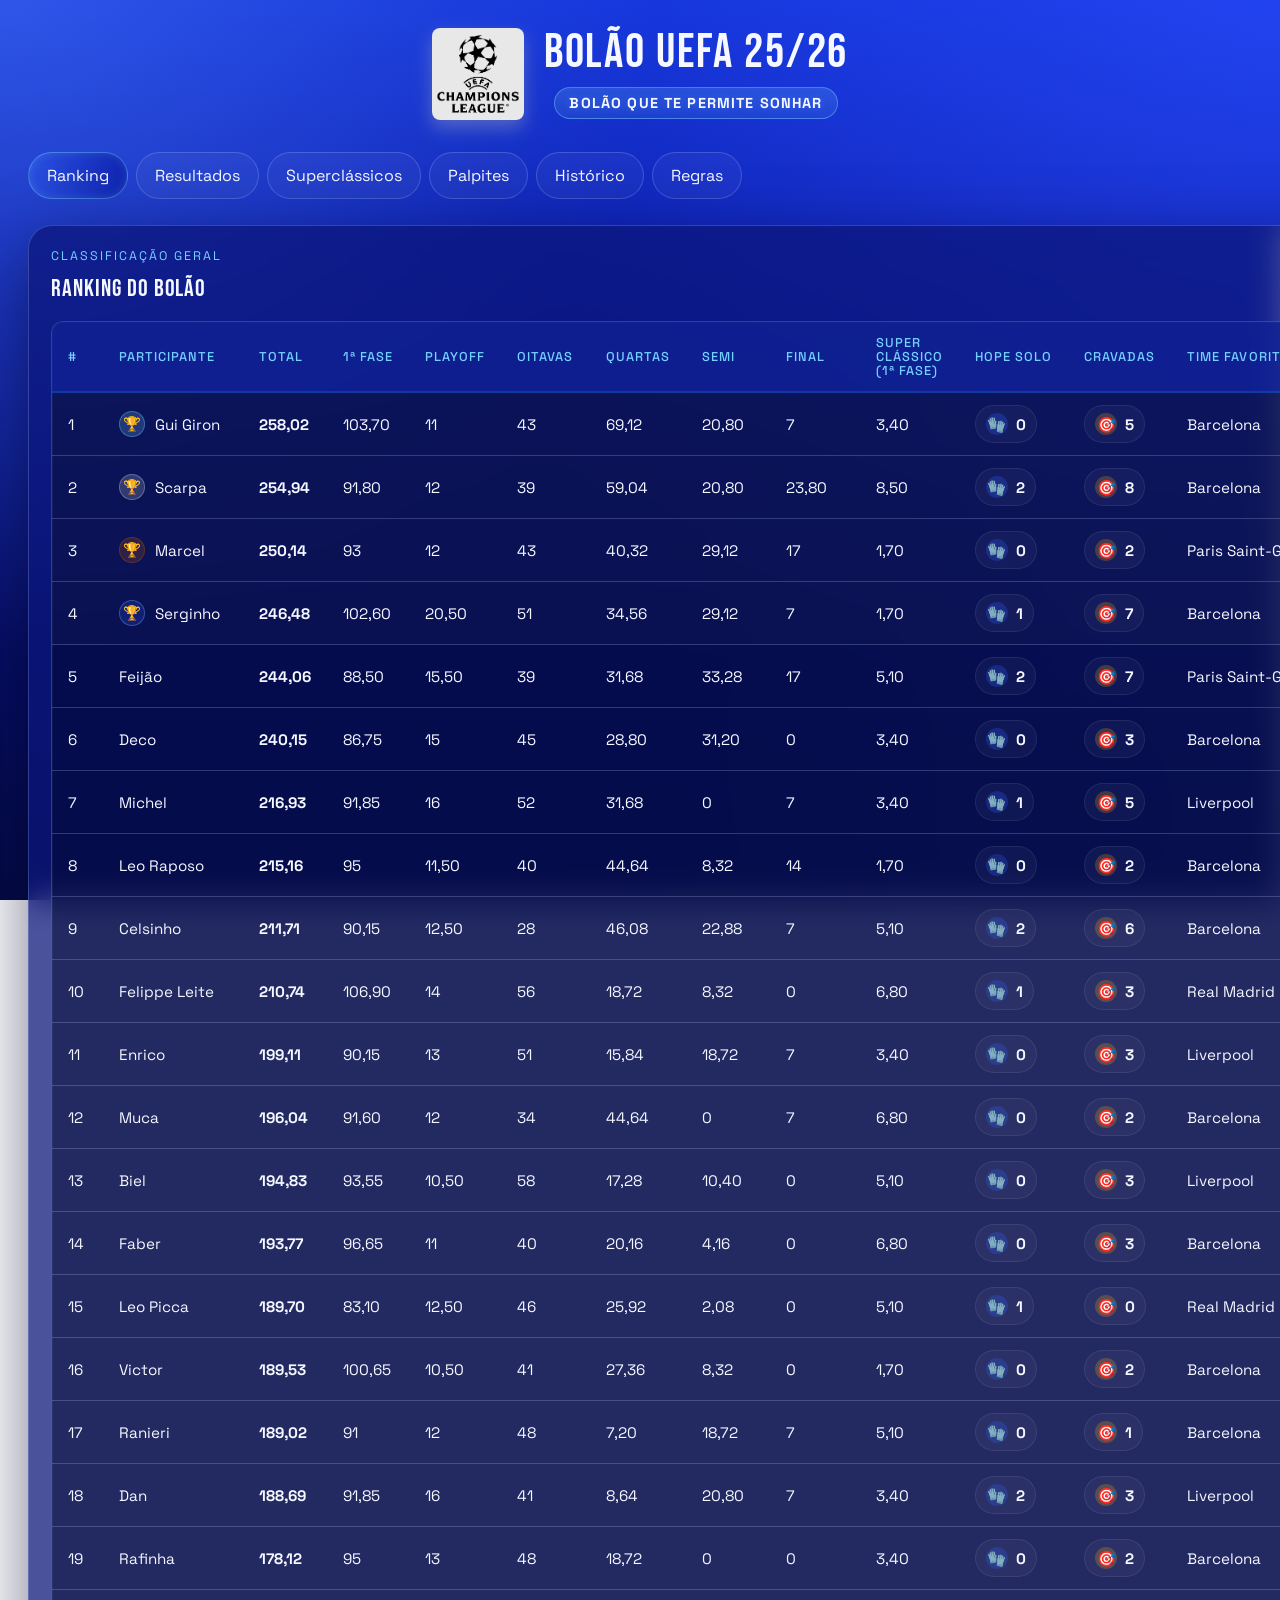
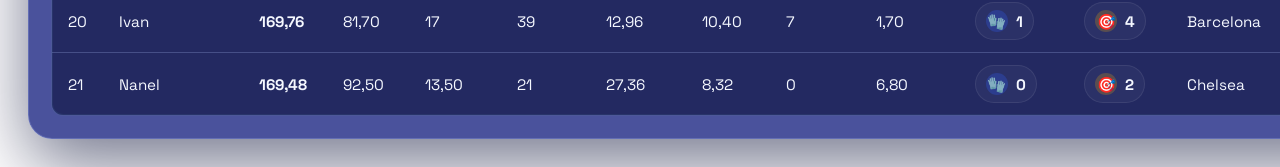
<file: index.html>
<!doctype html>
<html lang="pt-BR">
  <head>
    <meta charset="UTF-8" />
    <meta name="viewport" content="width=device-width, initial-scale=1.0" />
    <title>Bolão UEFA 25/26</title>
    <meta http-equiv="refresh" content="0; url=./2025-26/" />
    <link rel="canonical" href="./2025-26/" />
    <script>
      window.location.replace('./2025-26/');
    </script>
  </head>
  <body>
    <p>Redirecionando para o Bolão UEFA 25/26...</p>
    <p>
      <a href="./2025-26/">
        Clique aqui se o redirecionamento não acontecer automaticamente.
      </a>
    </p>
  </body>
</html>
</file>
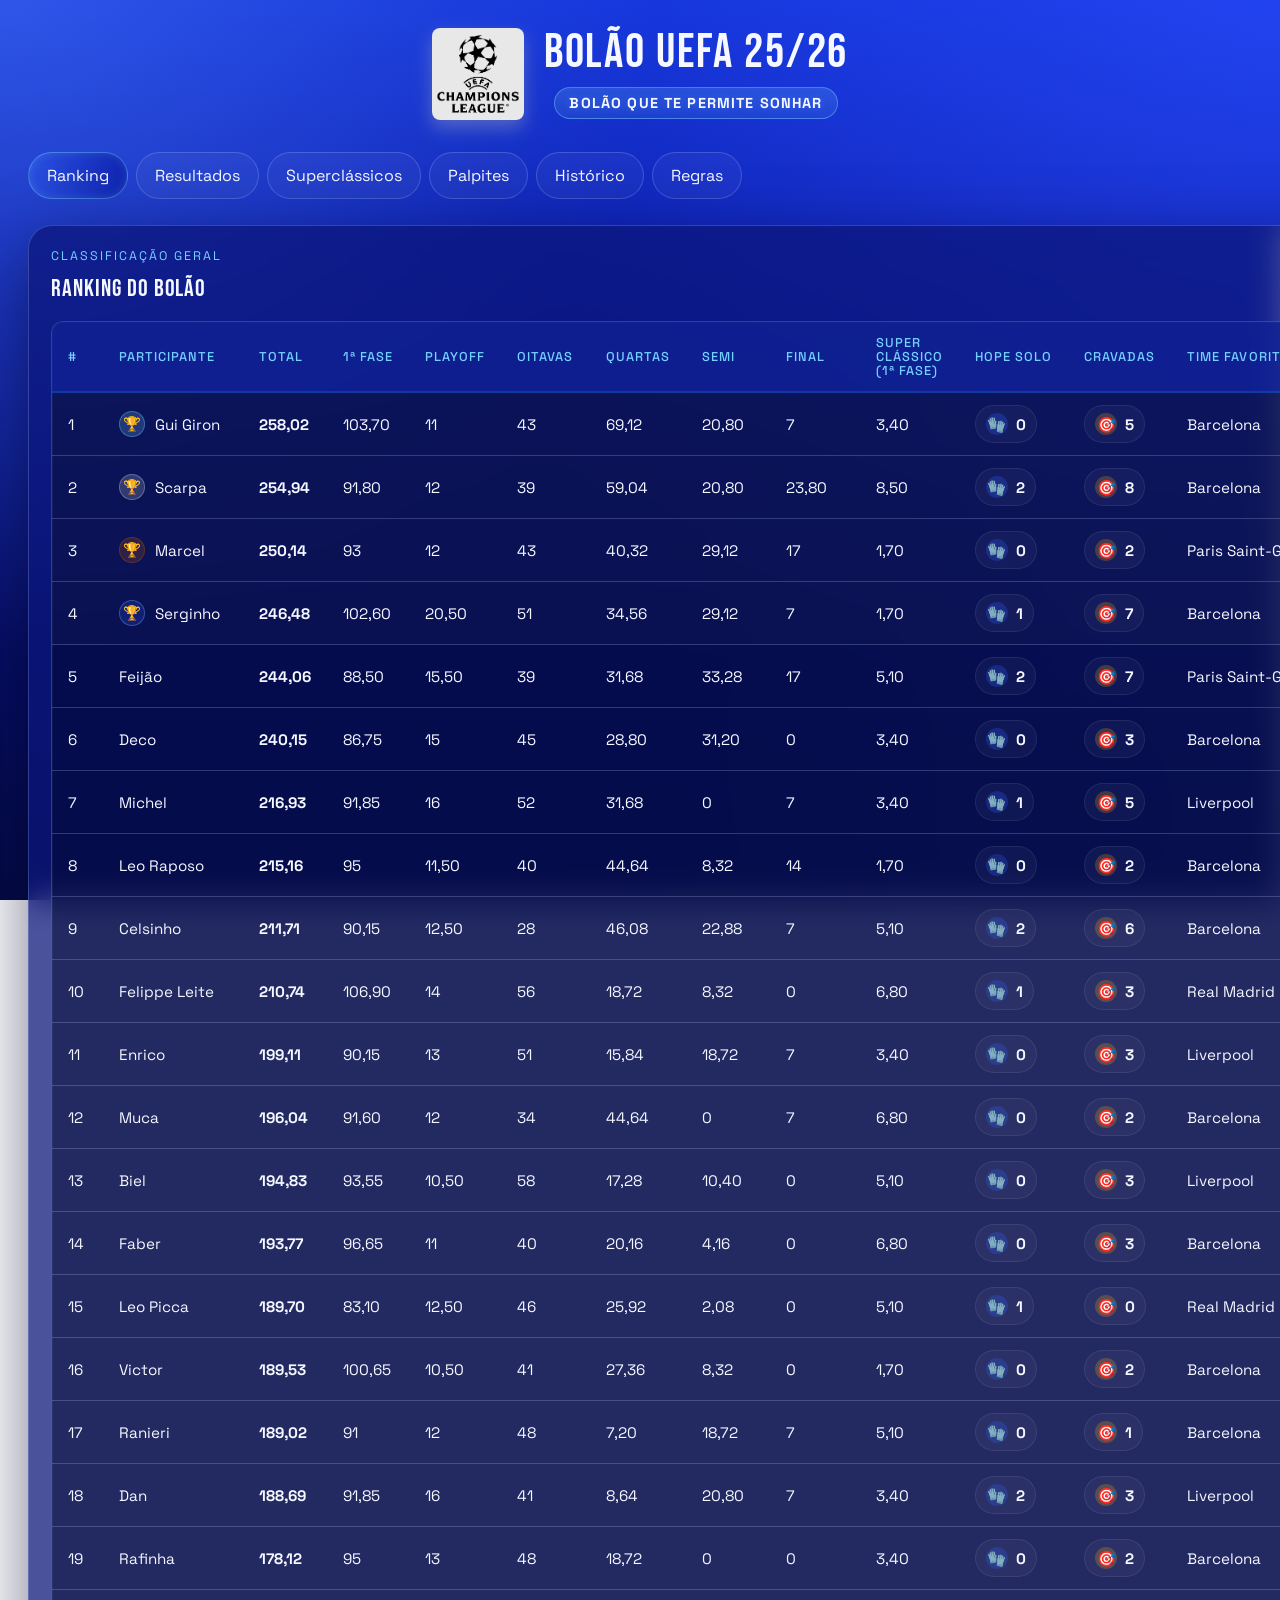
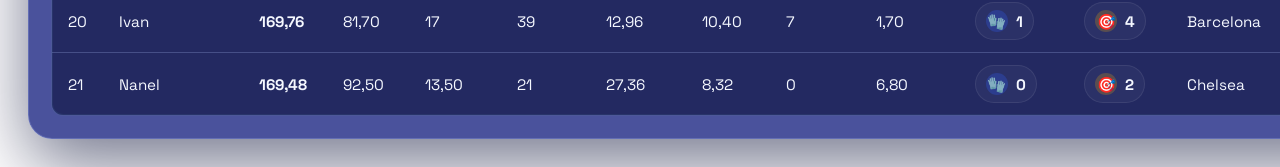
<file: 2025-26/index.html>
<!doctype html>
<html lang="pt-BR">
  <head>
    <meta charset="UTF-8" />
    <meta name="viewport" content="width=device-width, initial-scale=1.0" />
    <title>Bolão UEFA 25/26</title>
    <link rel="preconnect" href="https://fonts.googleapis.com" />
    <link rel="preconnect" href="https://fonts.gstatic.com" crossorigin />
    <link
      href="https://fonts.googleapis.com/css2?family=Bebas+Neue&family=Space+Grotesk:wght@400;500;700&display=swap"
      rel="stylesheet"
    />
    <link rel="stylesheet" href="./styles.css?v=47.0" />
  </head>
  <body>
    <div class="app-shell">
      <header class="topbar">
        <div class="brand-block">
          <img src="assets/champions-league-mark.png" alt="UEFA Champions League" class="brand-logo" />
          <div>
            <h1 class="brand-title">BOLÃO UEFA 25/26</h1>
            <p class="brand-subtitle brand-motto">BOLÃO QUE TE PERMITE SONHAR</p>
          </div>
        </div>
        <div class="topbar-actions">
          <div id="user-summary" class="user-mini"></div>
          <button id="logout-button" class="ghost-button topbar-button" type="button">Logout</button>
        </div>
      </header>

      <main class="layout">
        <aside class="sidebar">
          <section class="card">
            <h2>Premiações</h2>
            <div id="awards"></div>
          </section>

          <section class="card">
            <h2>Regras rápidas</h2>
            <ul class="compact-list" id="rules-list"></ul>
          </section>
        </aside>

        <section class="content">
          <section class="tabs-bar main-tabs-bar">
            <button id="tab-ranking" class="tab-button is-active" type="button">Ranking</button>
            <button id="tab-results" class="tab-button" type="button">Resultados</button>
            <button id="tab-superclassic" class="tab-button" type="button">Superclássicos</button>
            <button id="tab-predictions" class="tab-button" type="button">Palpites</button>
            <button id="tab-history" class="tab-button" type="button">Histórico</button>
            <button id="tab-rules" class="tab-button" type="button">Regras</button>
            <div class="mobile-tab-picker">
              <label class="sr-only" for="mobile-tab-select">Abrir aba</label>
              <select id="mobile-tab-select">
                <option value="ranking">Ranking</option>
                <option value="results">Resultados</option>
                <option value="superclassic">Superclássicos</option>
                <option value="predictions">Palpites</option>
                <option value="history">Histórico</option>
                <option value="rules">Regras</option>
              </select>
            </div>
          </section>

          <section id="panel-ranking" class="tab-panel is-active">

          <section class="card">
            <div class="section-heading">
              <div>
                <p class="eyebrow">Classificação geral</p>
                <h2>Ranking do bolão</h2>
              </div>
              <span class="tag">Sincronizado com a planilha oficial</span>
            </div>
            <div class="ranking-mobile-view-switch" role="group" aria-label="Alternar visualização do ranking">
              <button id="ranking-view-table-btn" class="tab-button is-active" type="button">Tabela</button>
              <button id="ranking-view-cards-btn" class="tab-button" type="button">Cards</button>
            </div>
            <div class="table-wrap">
              <table class="dashboard-table is-wide">
                <thead>
                  <tr>
                    <th>#</th>
                    <th>Participante</th>
                    <th>Total</th>
                    <th>1ª fase</th>
                    <th>Playoff</th>
                    <th>Oitavas</th>
                    <th>Quartas</th>
                    <th>Semi</th>
                    <th>Final</th>
                    <th class="ranking-col-superclassic">
                      <span>Super</span>
                      <span>clássico</span>
                      <span>(1ª fase)</span>
                    </th>
                    <th>Hope Solo</th>
                    <th>Cravadas</th>
                    <th>Time favorito</th>
                    <th>Artilheiro</th>
                    <th>Garçom</th>
                  </tr>
                </thead>
                <tbody id="ranking-table"></tbody>
              </table>
            </div>
            <div id="ranking-cards" class="ranking-cards-mobile"></div>
          </section>

          </section>

          <section id="panel-results" class="tab-panel">
            <section class="card">
              <div class="section-heading">
                <div>
                  <p class="eyebrow">Situação Oficial</p>
                  <h2 style="display: flex; align-items: center; gap: 8px">
                    Top 8 da primeira fase
                  </h2>
                </div>
                <span class="tag">Atualizado da UEFA</span>
              </div>
              <div id="top-8-grid" class="top-8-grid"></div>
            </section>

            <section class="card">
              <div class="section-heading">
                <div>
                  <p class="eyebrow">Fechamento da temporada</p>
                  <h2>Campeão, Artilheiro e Garçom oficiais</h2>
                </div>
                <span class="tag">Consulta oficial via Forms</span>
              </div>
              <div id="tournament-outcome-panel" class="rules-panel"></div>
            </section>

            <section class="card">
              <div class="section-heading">
                <div>
                  <p class="eyebrow">Histórico de jogos</p>
                  <h2>Acompanhamento dos Resultados</h2>
                </div>
                <span class="tag">Rodada por Rodada</span>
              </div>
              <div id="results-tabs" class="predictions-tabs" style="margin-bottom: 24px;"></div>
              <div id="matches-list"></div>
            </section>
          </section>

          <section id="panel-superclassic" class="tab-panel">
            <section class="card">
              <div class="section-heading">
                <div>
                  <p class="eyebrow">Pontuação adicional</p>
                  <h2>Superclássicos</h2>
                </div>
                <span class="tag">Base inicial vinda do Forms salvo na pasta</span>
              </div>
              <div id="superclassic-panel" class="rules-panel"></div>
            </section>
          </section>

          <section id="panel-history" class="tab-panel">
            <section class="history-layout">
            <section class="card">
              <div class="section-heading">
                <div>
                  <p class="eyebrow">Memória do bolão</p>
                  <h2>Histórico dos últimos vencedores</h2>
                </div>
                <span class="tag">Base oficial do bolão</span>
              </div>
              <div class="table-wrap">
                <table class="dashboard-table is-wide">
                  <thead>
                    <tr>
                      <th>Temporada</th>
                      <th>Taça Guanabara</th>
                      <th>1º</th>
                      <th>2º</th>
                      <th>3º</th>
                      <th>4º</th>
                      <th>Participantes</th>
                    </tr>
                  </thead>
                  <tbody id="history-table"></tbody>
                </table>
              </div>
            </section>

            <section class="card hall-card">
              <div class="section-heading">
                <div>
                  <p class="eyebrow">Legado</p>
                  <h2>Hall da Fama</h2>
                </div>
              </div>
              <div id="hall-of-fame"></div>
            </section>
            </section>
          </section>

          <section id="panel-predictions" class="tab-panel">
            <section class="card">
              <div class="section-heading">
                <div>
                  <p class="eyebrow">Consulta estruturada</p>
                  <h2>Palpites da galera</h2>
                </div>
                <span class="tag">Consulta por participante até as oitavas</span>
              </div>
              <div id="predictions-consultation" class="predictions-consultation"></div>
            </section>


          </section>

          <section id="panel-rules" class="tab-panel">
            <section class="card">
              <div class="section-heading">
                <div>
                  <p class="eyebrow">Consulta oficial</p>
                  <h2>Regras do bolão</h2>
                </div>
                <span class="tag">Disponível para todos os participantes</span>
              </div>
              <div id="rules-panel" class="rules-panel"></div>
            </section>
          </section>
        </section>
      </main>
    </div>

    <div id="login-modal" class="login-modal hidden">
      <form id="login-form" class="login-card">
        <p class="eyebrow">Acesso livre</p>
        <h2>Identificar participante</h2>
        <p class="login-copy">
          No primeiro acesso, use a senha inicial comum do bolão. Antes de enviar palpites das
          quartas, a troca para senha pessoal é obrigatória.
        </p>
        <p id="login-mode-hint" class="muted"></p>
        <div id="login-email-group" class="input-group" style="margin-bottom: 12px; display: none">
          <label for="login-email">E-mail</label>
          <input type="email" id="login-email" placeholder="seuemail@exemplo.com" autocomplete="email" />
        </div>
        <div id="login-password-group" class="input-group" style="margin-bottom: 12px; display: none">
          <label for="login-password">Senha</label>
          <input type="password" id="login-password" placeholder="Digite sua senha" autocomplete="current-password" />
        </div>
        <button id="forgot-password-button" class="ghost-button" type="button" style="margin-top: 8px; display: none">
          Esqueci a senha
        </button>
        <div id="login-participant-group" class="input-group" style="margin-bottom:24px">
          <label for="login-user">Seu nome de palpiteiro</label>
          <input type="text" id="login-user" list="participant-list" placeholder="Digite ou selecione..." autocomplete="off" />
          <datalist id="participant-list"></datalist>
        </div>

        <button class="primary-button" type="submit">Continuar</button>
        <button id="skip-login-button" class="ghost-button" type="button">Entrar sem identificar</button>
        <p id="login-feedback" class="feedback"></p>
      </form>
    </div>

    <script src="./league-phase.js?v=30.0"></script>
    <script src="./api/ranking.js?v=40.0"></script>
    <script src="./api/matches.js?v=39.0"></script>
    <script src="./data.js?v=55.0"></script>
    <script src="./results-data.js?v=32.0"></script>
    <script src="./superclassicos.js?v=38.0"></script>
    <script src="./app.js?v=107.0"></script>
  </body>
</html>
</file>
<file: 2025-26/styles.css>
:root {
  --bg: #050d5c;
  --bg-soft: #1f3eff;
  --panel: rgba(12, 22, 122, 0.74);
  --panel-strong: rgba(22, 44, 188, 0.86);
  --line: rgba(178, 201, 255, 0.24);
  --text: #f5f8ff;
  --muted: #b7c8ff;
  --accent: #75d1ff;
  --accent-strong: #00ff87; /* Vibrant green for exact/success */
  --danger: #ff4757;
  --shadow: 0 24px 70px rgba(2, 8, 48, 0.55);
  --glass-blur: blur(16px);
}

* {
  box-sizing: border-box;
}

html {
  -webkit-text-size-adjust: 100%;
  text-size-adjust: 100%;
}

.sr-only {
  position: absolute;
  width: 1px;
  height: 1px;
  padding: 0;
  margin: -1px;
  overflow: hidden;
  clip: rect(0, 0, 0, 0);
  white-space: nowrap;
  border: 0;
}

body {
  margin: 0;
  min-height: 100vh;
  font-family: "Space Grotesk", sans-serif;
  color: var(--text);
  background:
    radial-gradient(circle at top left, rgba(83, 133, 255, 0.42), transparent 42%),
    radial-gradient(circle at top right, rgba(43, 77, 255, 0.6), transparent 52%),
    radial-gradient(circle at bottom right, rgba(117, 209, 255, 0.14), transparent 44%),
    linear-gradient(180deg, #1434d8 0%, #0b1ca6 34%, #060d62 72%, #040a42 100%);
  background-attachment: fixed;
}

button,
input,
select {
  font: inherit;
}

.app-shell {
  max-width: 1440px;
  margin: 0 auto;
  padding: 28px;
  --text: #f5f8ff;
  --muted: #b7c8ff;
}

/* Exceções pedidas: manter visual original nas abas Superclássicos e Palpites */
#panel-superclassic,
#panel-predictions {
  --text: #f5f8ff;
  --muted: #b7c8ff;
}

.topbar {
  display: flex;
  justify-content: center;
  align-items: center;
  flex-wrap: wrap;
  gap: 16px;
  margin-bottom: 32px;
  position: relative;
  text-align: center;
}

.user-mini {
  display: inline-flex;
  align-items: center;
  min-height: 38px;
  padding: 8px 12px;
  border: 1px solid var(--line);
  border-radius: 999px;
  background: rgba(255, 255, 255, 0.05);
  color: var(--text);
  font-size: 0.83rem;
}

.brand-block {
  display: flex;
  align-items: center;
  gap: 20px;
  margin: 0 auto;
}

.brand-logo {
  width: 92px;
  height: auto;
  display: block;
  border-radius: 8px;
  filter: invert(1) brightness(0.88) contrast(1.08);
  box-shadow: 0 8px 18px rgba(2, 8, 48, 0.28);
}

.brand-title {
  margin: 0;
  font-family: "Bebas Neue", sans-serif;
  font-weight: 400;
  font-size: clamp(2.4rem, 4vw, 3rem);
  line-height: 1;
  letter-spacing: 0.04em;
  color: var(--text);
}

.brand-subtitle {
  margin: 8px 0 0;
  font-size: 1rem;
  color: var(--muted);
}

.brand-motto {
  display: inline-flex;
  align-items: center;
  justify-content: center;
  margin-top: 10px;
  padding: 6px 14px;
  border-radius: 999px;
  border: 1px solid rgba(117, 209, 255, 0.42);
  background: linear-gradient(180deg, rgba(117, 209, 255, 0.2), rgba(117, 209, 255, 0.1));
  color: #f5f8ff;
  font-size: 0.9rem;
  font-weight: 700;
  letter-spacing: 0.08em;
  text-transform: uppercase;
  text-shadow: 0 0 10px rgba(117, 209, 255, 0.24);
}

.topbar-actions {
  display: flex;
  align-items: center;
  gap: 12px;
  position: absolute;
  right: 0;
  top: 50%;
  transform: translateY(-50%);
}

.topbar-button {
  margin-top: 0;
  padding: 10px 16px;
  font-size: 0.85rem;
  width: auto;
}

.hero-strip {
  margin-bottom: 20px;
}

.hero-copy-card {
  width: min(100%, 1040px);
  border: 1px solid var(--line);
  border-radius: 22px;
  background: linear-gradient(180deg, rgba(14, 32, 142, 0.8), rgba(7, 18, 88, 0.72));
  backdrop-filter: var(--glass-blur);
  -webkit-backdrop-filter: var(--glass-blur);
  box-shadow: var(--shadow);
  padding: 18px 20px;
  display: grid;
  gap: 10px;
}

.hero-copy-card h2 {
  margin: 0;
  font-family: "Bebas Neue", sans-serif;
  letter-spacing: 0.04em;
  font-weight: 400;
  font-size: clamp(1.35rem, 3.2vw, 2rem);
}

.hero {
  display: grid;
  grid-template-columns: 1.4fr 0.8fr;
  gap: 24px;
  align-items: stretch;
  margin-bottom: 24px;
}

.hero h1,
.sidebar h2,
.content h2,
.login-card h2 {
  margin: 0;
  font-family: "Bebas Neue", sans-serif;
  letter-spacing: 0.04em;
  font-weight: 400;
}

.hero h1 {
  font-size: clamp(3rem, 8vw, 5.8rem);
  line-height: 0.92;
  max-width: 9ch;
}

.competition-mark {
  width: 118px;
  margin-bottom: 14px;
}

.competition-logo {
  display: block;
  width: 100%;
  height: auto;
  filter: drop-shadow(0 18px 38px rgba(0, 212, 255, 0.14));
  object-fit: contain;
}

.hero-copy,
.panel-foot,
.login-copy,
.muted {
  color: var(--muted);
}

.hero-panel,
.card,
.login-card {
  background: var(--panel);
  backdrop-filter: var(--glass-blur);
  -webkit-backdrop-filter: var(--glass-blur);
  border: 1px solid var(--line);
  border-radius: 24px;
  box-shadow: var(--shadow);
  transition: transform 0.3s cubic-bezier(0.175, 0.885, 0.32, 1.275), box-shadow 0.3s ease;
}

.hero-panel:hover,
.card:hover {
  transform: translateY(-4px);
  box-shadow: 0 32px 80px rgba(0, 212, 255, 0.08), var(--shadow);
}

.hero-panel {
  padding: 24px;
  display: flex;
  flex-direction: column;
  justify-content: space-between;
}

.panel-label,
.eyebrow {
  margin: 0 0 10px;
  text-transform: uppercase;
  letter-spacing: 0.16em;
  font-size: 0.78rem;
  color: var(--accent);
}

.layout {
  display: grid;
  grid-template-columns: minmax(0, 1fr);
  gap: 24px;
}

.sidebar,
.content {
  display: grid;
  gap: 20px;
  align-content: start;
}

.sidebar {
  display: none;
}

.card {
  padding: 22px;
}

.user-card {
  position: sticky;
  top: 18px;
}

.ghost-button,
.primary-button {
  width: 100%;
  border: 0;
  border-radius: 16px;
  padding: 14px 18px;
  cursor: pointer;
  transition: transform 150ms ease, opacity 150ms ease;
}

.ghost-button {
  background: rgba(255, 255, 255, 0.06);
  color: var(--text);
  margin-top: 16px;
}

.primary-button {
  background: linear-gradient(90deg, #86dcff, #2a67ff);
  color: #021133;
  font-weight: 700;
  box-shadow: 0 4px 15px rgba(42, 103, 255, 0.42);
}

.ghost-button:hover,
.primary-button:hover {
  transform: translateY(-1px);
}

.cards-grid {
  display: grid;
  grid-template-columns: repeat(4, minmax(0, 1fr));
  gap: 16px;
}

.tabs-bar {
  display: flex;
  gap: 8px;
  overflow-x: auto;
  padding-bottom: 6px;
  -webkit-overflow-scrolling: touch;
  scrollbar-width: none;
}
.tabs-bar::-webkit-scrollbar {
  display: none;
}

.main-tabs-bar {
  scroll-snap-type: x proximity;
}

.main-tabs-bar .tab-button {
  scroll-snap-align: start;
}

.main-tabs-bar .mobile-tab-picker {
  display: none;
}

.mobile-tab-picker select {
  width: 100%;
  border-radius: 14px;
}

.tab-button {
  border: 1px solid var(--line);
  background: rgba(255, 255, 255, 0.04);
  color: var(--text);
  border-radius: 999px;
  padding: 12px 18px;
  cursor: pointer;
  transition: background 150ms ease, transform 150ms ease;
}

.tab-button.is-active {
  background: linear-gradient(90deg, rgba(55, 102, 255, 0.34), rgba(11, 28, 166, 0.74));
  border-color: rgba(117, 209, 255, 0.44);
  box-shadow: inset 0 0 10px rgba(117, 209, 255, 0.18);
}

.tab-button:hover {
  transform: translateY(-1px);
}

.tab-panel {
  display: none;
  gap: 20px;
}

.tab-panel.is-active {
  display: grid;
}

.history-layout {
  display: grid;
  gap: 20px;
}

.rules-panel,
.results-phases {
  display: grid;
  gap: 18px;
}

.league-phase-grid {
  display: grid;
  grid-template-columns: repeat(3, minmax(0, 1fr));
  gap: 12px;
}

.superclassic-submissions {
  display: grid;
  grid-template-columns: repeat(2, minmax(0, 1fr));
  gap: 12px;
}

.league-row-card {
  display: grid;
  gap: 6px;
  padding: 14px;
  border-radius: 18px;
  border: 1px solid var(--line);
  background: rgba(255, 255, 255, 0.03);
}

.rules-card,
.phase-block {
  border: 1px solid var(--line);
  border-radius: 22px;
  padding: 18px;
  background: rgba(255, 255, 255, 0.02);
}

.rules-card h3,
.phase-block h3 {
  margin: 0 0 14px;
  font-family: "Bebas Neue", sans-serif;
  letter-spacing: 0.04em;
  font-weight: 400;
  font-size: 1.7rem;
}

.rules-detail-list {
  margin: 0;
  padding-left: 18px;
  display: grid;
  gap: 10px;
  color: var(--muted);
}

.phase-block-header {
  display: flex;
  justify-content: space-between;
  align-items: center;
  gap: 12px;
  margin-bottom: 18px;
}

.predictions-gallery {
  display: grid;
  grid-template-columns: repeat(2, minmax(0, 1fr));
  gap: 16px;
}

.predictions-consultation {
  display: grid;
  gap: 16px;
}

.predictions-subtabs {
  display: flex;
  flex-wrap: nowrap;
  gap: 8px;
  overflow-x: auto;
  -webkit-overflow-scrolling: touch;
  scrollbar-width: thin;
}

.predictions-subtabs--framed {
  border-bottom: 1px solid var(--line);
  padding-bottom: 8px;
}

.predictions-tab-button {
  border: 1px solid transparent;
  border-radius: 999px;
  background: rgba(255, 255, 255, 0.04);
  color: var(--muted);
  padding: 8px 14px;
  font-size: 0.85rem;
  font-weight: 600;
  white-space: nowrap;
  cursor: pointer;
}

.predictions-tab-button:hover {
  border-color: rgba(255, 255, 255, 0.18);
}

.predictions-tab-button.is-active {
  background: rgba(55, 102, 255, 0.26);
  border-color: rgba(117, 209, 255, 0.4);
  color: var(--text);
}

.predictions-export-actions {
  display: flex;
  gap: 10px;
  flex-wrap: wrap;
  margin: 4px 0 6px;
}

.predictions-export-actions .ghost-button {
  width: auto;
  margin-top: 0;
  min-width: 190px;
  padding: 10px 14px;
  border-radius: 12px;
}

.predictions-export-actions .ghost-button:disabled {
  opacity: 0.5;
  cursor: not-allowed;
}

.predictions-export-hint {
  margin: 0;
  font-size: 0.84rem;
}

.predictions-matrix-section {
  display: grid;
  gap: 12px;
}

.predictions-section-title {
  margin: 4px 0 0;
  color: var(--text);
  font-size: 1rem;
  letter-spacing: 0.03em;
}

.table-wrapper {
  overflow-x: auto;
  border-radius: 12px;
  border: 1px solid var(--line);
  max-width: 100%;
  -webkit-overflow-scrolling: touch;
  background: rgba(5, 12, 76, 0.42);
  box-shadow: inset 0 0 0 1px rgba(117, 209, 255, 0.08);
}

.predictions-matrix-table {
  width: 100%;
  min-width: 740px;
  border-collapse: collapse;
  text-align: center;
  background: rgba(0, 0, 0, 0.2);
}

.predictions-matrix-table th {
  background: rgba(22, 44, 188, 0.5);
  color: var(--text);
  padding: 12px 10px;
  border: 1px solid var(--line);
  font-weight: 600;
  font-size: 0.78rem;
  letter-spacing: 0.04em;
  text-transform: uppercase;
  vertical-align: top;
}

.predictions-matrix-table td {
  padding: 10px 8px;
  border: 1px solid var(--line);
  color: #ecf3ff;
  font-weight: 600;
  background: rgba(255, 255, 255, 0.015);
}

.predictions-matrix-table tr:nth-child(even) td {
  background: rgba(255, 255, 255, 0.03);
}

.predictions-matrix-table td.participant-name {
  text-align: left;
  font-weight: 700;
  background: rgba(8, 20, 90, 0.96);
  position: sticky;
  left: 0;
  z-index: 2;
  min-width: 180px;
}

.predictions-column-subtitle {
  font-size: 0.68rem;
  color: var(--muted);
  margin-bottom: 6px;
}

.predictions-column-title {
  margin-bottom: 8px;
  color: var(--text);
  font-size: 0.88rem;
  text-transform: none;
  letter-spacing: 0.01em;
}

.predictions-column-official {
  display: inline-flex;
  align-items: center;
  justify-content: center;
  padding: 4px 10px;
  border-radius: 999px;
  border: 1px solid rgba(117, 209, 255, 0.34);
  background: rgba(36, 84, 255, 0.2);
  color: #e3f4ff;
  font-size: 0.74rem;
  letter-spacing: 0.02em;
}

.predictions-participant-cell {
  display: inline-flex;
  align-items: center;
  gap: 8px;
}

.predictions-participant-avatar {
  width: 24px;
  height: 24px;
  border-radius: 999px;
  display: inline-flex;
  align-items: center;
  justify-content: center;
  background: rgba(255, 255, 255, 0.12);
  font-size: 0.72rem;
}

.predictions-matrix-table td.hit-exact {
  background: rgba(0, 255, 135, 0.18) !important;
  color: #d8f3dc;
}

.predictions-matrix-table td.hit-trend {
  background: rgba(117, 209, 255, 0.18) !important;
  color: #f5f8ff;
}

.predictions-cell-mark {
  display: block;
  margin-top: 4px;
  font-size: 0.64rem;
  letter-spacing: 0.05em;
  text-transform: uppercase;
}

.predictions-cell-mark.exact {
  color: #93ecbd;
}

.predictions-cell-mark.trend {
  color: #cfe2ff;
}

.predictions-mobile-board {
  display: none;
  gap: 12px;
}

.cravadas-mobile-card .prediction-mobile-stats {
  gap: 6px;
}

.cravadas-mobile-card .prediction-mobile-stat {
  text-transform: none;
}

.cravadas-mobile-games {
  margin: 0;
  font-size: 0.82rem;
  line-height: 1.35;
  color: #d9e8ff;
}

.cravadas-mobile-list {
  margin: 6px 0 0;
  padding-left: 18px;
  display: grid;
  gap: 4px;
}

.cravadas-mobile-list li {
  line-height: 1.35;
}

.prediction-mobile-match {
  border: 1px solid var(--line);
  border-radius: 16px;
  padding: 12px;
  background: rgba(255, 255, 255, 0.03);
  display: grid;
  gap: 10px;
}

.prediction-mobile-head {
  display: grid;
  gap: 6px;
}

.prediction-mobile-stats {
  display: flex;
  flex-wrap: wrap;
  gap: 8px;
}

.prediction-mobile-stat {
  display: inline-flex;
  align-items: center;
  border-radius: 999px;
  padding: 4px 10px;
  font-size: 0.68rem;
  letter-spacing: 0.04em;
  text-transform: uppercase;
  border: 1px solid rgba(255, 255, 255, 0.18);
  background: rgba(255, 255, 255, 0.05);
  color: #e8f2ff;
}

.prediction-mobile-stat.exact {
  border-color: rgba(0, 255, 135, 0.34);
  background: rgba(0, 255, 135, 0.14);
  color: #9af4c4;
}

.prediction-mobile-stat.trend {
  border-color: rgba(117, 209, 255, 0.35);
  background: rgba(117, 209, 255, 0.18);
  color: #f5f8ff;
}

.prediction-mobile-stat.neutral {
  border-color: rgba(255, 255, 255, 0.2);
  background: rgba(255, 255, 255, 0.06);
  color: #d5e5ff;
}

.prediction-mobile-group {
  display: grid;
  gap: 8px;
}

.prediction-mobile-group-title {
  margin: 0;
  font-size: 0.78rem;
  letter-spacing: 0.08em;
  text-transform: uppercase;
  color: var(--muted);
}

.prediction-mobile-empty-hit {
  margin: 0;
  font-size: 0.82rem;
}

.prediction-mobile-list {
  list-style: none;
  margin: 0;
  padding: 0;
  display: grid;
  gap: 8px;
}

.prediction-mobile-row {
  border: 1px solid rgba(255, 255, 255, 0.1);
  border-radius: 12px;
  padding: 8px 10px;
  display: grid;
  grid-template-columns: minmax(0, 1fr) auto;
  gap: 8px;
  align-items: center;
  background: rgba(0, 0, 0, 0.2);
}

.prediction-mobile-row.is-exact {
  border-color: rgba(0, 255, 135, 0.32);
  background: rgba(0, 255, 135, 0.12);
}

.prediction-mobile-row.is-trend {
  border-color: rgba(117, 209, 255, 0.36);
  background: rgba(117, 209, 255, 0.16);
}

.prediction-mobile-row.is-neutral {
  border-color: rgba(255, 255, 255, 0.12);
  background: rgba(255, 255, 255, 0.04);
}

.prediction-mobile-name {
  font-size: 0.9rem;
  color: var(--text);
}

.prediction-mobile-pick {
  font-size: 0.95rem;
  font-weight: 700;
  color: #eaf2ff;
}

.prediction-mobile-details {
  border: 1px dashed rgba(255, 255, 255, 0.18);
  border-radius: 12px;
  padding: 8px 10px;
  background: rgba(255, 255, 255, 0.03);
}

.prediction-mobile-details summary {
  cursor: pointer;
  font-size: 0.8rem;
  color: var(--muted);
  list-style: none;
}

.prediction-mobile-details summary::-webkit-details-marker {
  display: none;
}

.prediction-mobile-details summary::after {
  content: " ▾";
}

.prediction-mobile-details[open] summary::after {
  content: " ▴";
}

.prediction-mobile-details .prediction-mobile-list {
  margin-top: 8px;
}

.prediction-mobile-list.is-secondary .prediction-mobile-row {
  opacity: 0.9;
}

.empty-state {
  border: 1px dashed rgba(255, 255, 255, 0.2);
  border-radius: 14px;
  padding: 16px;
  text-align: center;
  color: var(--muted);
}

.prediction-consult-card {
  border: 1px solid var(--line);
  border-radius: 22px;
  padding: 18px;
  background: linear-gradient(180deg, rgba(12, 30, 136, 0.96), rgba(6, 15, 82, 0.94));
  display: grid;
  gap: 16px;
}

.prediction-consult-header {
  display: flex;
  justify-content: space-between;
  gap: 12px;
  align-items: center;
}

.prediction-consult-sections {
  display: grid;
  grid-template-columns: repeat(2, minmax(0, 1fr));
  gap: 16px;
}

.prediction-consult-block {
  display: grid;
  gap: 12px;
}

.prediction-consult-block h3 {
  margin: 0;
  font-family: "Bebas Neue", sans-serif;
  letter-spacing: 0.04em;
  font-weight: 400;
  font-size: 1.5rem;
}

.compact-table th,
.compact-table td {
  padding: 10px 12px;
  font-size: 0.9rem;
  vertical-align: top;
}

.prediction-card {
  border: 1px solid var(--line);
  border-radius: 22px;
  overflow: hidden;
  background: linear-gradient(180deg, rgba(12, 30, 136, 0.96), rgba(6, 15, 82, 0.94));
}

.prediction-card-body {
  padding: 16px;
  display: grid;
  gap: 10px;
}

.prediction-card img {
  width: 100%;
  display: block;
  background: #fff;
}

.result-chip-row {
  display: flex;
  flex-wrap: wrap;
  gap: 8px;
}

.result-chip {
  display: inline-flex;
  align-items: center;
  padding: 8px 10px;
  border-radius: 999px;
  font-size: 0.8rem;
  border: 1px solid rgba(255, 255, 255, 0.1);
  background: rgba(255, 255, 255, 0.04);
  color: var(--text);
}

.result-chip.hit {
  background: rgba(59, 201, 114, 0.14);
  border-color: rgba(59, 201, 114, 0.26);
  color: #d8f3dc;
}

.result-chip.miss {
  background: rgba(255, 107, 107, 0.14);
  border-color: rgba(255, 107, 107, 0.26);
  color: #ffd8d8;
}

.result-chip.exact {
  background: rgba(59, 201, 114, 0.14);
  border-color: rgba(59, 201, 114, 0.26);
  color: #d8f3dc;
}

.result-chip.trend {
  background: rgba(117, 209, 255, 0.16);
  border-color: rgba(117, 209, 255, 0.3);
  color: #f5f8ff;
}

.prediction-highlights {
  display: grid;
  gap: 10px;
  margin-top: 6px;
  padding-top: 12px;
  border-top: 1px solid rgba(255, 255, 255, 0.08);
}

.prediction-highlight-block {
  display: grid;
  gap: 8px;
}

.prediction-highlight-label {
  font-size: 0.78rem;
  text-transform: uppercase;
  letter-spacing: 0.12em;
  color: var(--muted);
}

.prediction-highlight-list {
  display: flex;
  flex-wrap: wrap;
  gap: 8px;
}

.stat-card {
  padding: 18px;
  border-radius: 22px;
  background: linear-gradient(180deg, rgba(24, 52, 182, 0.88), rgba(7, 18, 88, 0.92));
  border: 1px solid var(--line);
}

.stat-card strong {
  display: block;
  font-size: 2rem;
  margin-top: 8px;
}

.section-heading {
  display: flex;
  justify-content: space-between;
  align-items: center;
  gap: 12px;
  margin-bottom: 18px;
}

.tag,
.status-pill {
  display: inline-flex;
  align-items: center;
  gap: 8px;
  padding: 8px 12px;
  border-radius: 999px;
  background: rgba(0, 212, 255, 0.12);
  border: 1px solid rgba(0, 212, 255, 0.2);
  color: var(--accent);
  font-size: 0.82rem;
}

.table-wrap {
  overflow-x: auto;
  border-radius: 12px;
  border: 1px solid var(--line);
  margin-top: 8px;
  background: rgba(5, 12, 76, 0.42);
  box-shadow: inset 0 0 0 1px rgba(117, 209, 255, 0.08);
}

table {
  width: 100%;
  border-collapse: separate;
  border-spacing: 0;
}

.dashboard-table {
  background: rgba(0, 0, 0, 0.2);
}

.dashboard-table.is-wide {
  min-width: 980px;
}

.dashboard-table th {
  background: rgba(22, 44, 188, 0.56);
  color: var(--accent);
  font-weight: 500;
  text-transform: uppercase;
  letter-spacing: 0.08em;
  font-size: 0.8rem;
  padding: 14px 16px;
  text-align: left;
  border-bottom: 2px solid rgba(0, 212, 255, 0.15);
}

.dashboard-table tbody tr {
  transition: background 150ms ease;
}

.dashboard-table tbody tr:hover {
  background: rgba(255, 255, 255, 0.05);
}

.dashboard-table td {
  padding: 12px 16px;
  border-bottom: 1px solid var(--line);
  color: var(--text);
  font-size: 0.95rem;
  vertical-align: middle;
}

#panel-ranking .ranking-col-superclassic {
  width: 84px;
  min-width: 84px;
  white-space: normal;
  line-height: 1.08;
}

#panel-ranking .ranking-col-superclassic span {
  display: block;
}

#panel-ranking .dashboard-table th,
#panel-ranking .dashboard-table td {
  white-space: nowrap;
}

#panel-ranking .dashboard-table th:nth-child(2),
#panel-ranking .dashboard-table td:nth-child(2) {
  white-space: normal;
  min-width: 140px;
}

#panel-ranking .dashboard-table td:nth-child(8) {
  width: 84px;
  min-width: 84px;
  white-space: nowrap;
}

#panel-ranking .dashboard-table td:nth-child(9),
#panel-ranking .dashboard-table td:nth-child(10) {
  width: 90px;
  min-width: 90px;
  white-space: nowrap;
}

.dashboard-table tbody tr:last-child td {
  border-bottom: none;
}

thead th {
  color: var(--muted);
  font-size: 0.84rem;
  text-transform: uppercase;
  letter-spacing: 0.08em;
}

.name-cell {
  display: inline-flex;
  align-items: center;
  gap: 10px;
}

.hope-solo-cell {
  display: inline-flex;
  align-items: center;
  gap: 8px;
  padding: 7px 10px;
  border-radius: 999px;
  background: rgba(255, 255, 255, 0.04);
  border: 1px solid rgba(255, 255, 255, 0.08);
}

.glove-mark {
  display: inline-flex;
  align-items: center;
  justify-content: center;
  width: 22px;
  height: 22px;
  border-radius: 999px;
  background: rgba(46, 96, 255, 0.26);
}

.target-mark {
  background: rgba(255, 184, 0, 0.22);
}

.prize-mark {
  display: inline-flex;
  align-items: center;
  justify-content: center;
  width: 26px;
  height: 26px;
  border-radius: 999px;
  font-size: 0.9rem;
  background: rgba(255, 255, 255, 0.06);
  border: 1px solid rgba(255, 255, 255, 0.08);
}

.prize-gold {
  background: rgba(117, 209, 255, 0.2);
  border-color: rgba(117, 209, 255, 0.34);
}

.prize-silver {
  background: rgba(203, 213, 225, 0.2);
  border-color: rgba(203, 213, 225, 0.32);
}

.prize-bronze {
  background: rgba(180, 83, 9, 0.22);
  border-color: rgba(180, 83, 9, 0.34);
}

.prize-top4 {
  background: rgba(46, 96, 255, 0.2);
  border-color: rgba(117, 209, 255, 0.3);
}

.row-award td {
  background: rgba(255, 255, 255, 0.02);
}

.ranking-mobile-view-switch {
  display: none;
}

.ranking-cards-mobile {
  display: none;
  gap: 10px;
}

.ranking-mobile-card {
  border-radius: 14px;
  border: 1px solid rgba(117, 209, 255, 0.22);
  background: linear-gradient(180deg, rgba(12, 30, 136, 0.92), rgba(6, 15, 82, 0.9));
  padding: 12px;
  display: grid;
  gap: 8px;
}

.ranking-mobile-card.is-award {
  border-color: rgba(117, 209, 255, 0.44);
  box-shadow: 0 10px 22px rgba(2, 8, 48, 0.26);
}

.ranking-mobile-card-head {
  display: flex;
  align-items: center;
  justify-content: space-between;
}

.ranking-mobile-position {
  font-weight: 800;
  font-size: 1.08rem;
  letter-spacing: 0.02em;
  color: #ffd166;
  text-shadow: 0 0 10px rgba(255, 209, 102, 0.2);
}

.ranking-mobile-card h3 {
  margin: 0;
  font-size: 1.16rem;
  font-weight: 800;
  line-height: 1.25;
  color: #ffe7ad;
  text-shadow: 0 0 10px rgba(255, 209, 102, 0.2);
}

.ranking-mobile-total {
  margin: 0;
  font-weight: 700;
  font-size: 1rem;
}

.ranking-mobile-breakdown {
  display: grid;
  gap: 6px;
  grid-template-columns: repeat(2, minmax(0, 1fr));
}

.ranking-mobile-breakdown span,
.ranking-mobile-extra span,
.ranking-mobile-picks span {
  display: grid;
  gap: 2px;
  font-size: 0.85rem;
  color: var(--muted);
}

.ranking-mobile-breakdown strong,
.ranking-mobile-extra strong,
.ranking-mobile-picks strong {
  color: var(--text);
  font-size: 0.72rem;
  text-transform: uppercase;
  letter-spacing: 0.06em;
}

.ranking-mobile-extra,
.ranking-mobile-picks {
  display: grid;
  gap: 6px;
}

.matches-grid {
  display: grid;
  grid-template-columns: repeat(2, minmax(0, 1fr));
  gap: 16px;
}

.results-tabs {
  margin-bottom: 24px;
  border-bottom: 1px solid var(--line);
  padding-bottom: 12px;
}

.results-summary {
  margin-bottom: 24px;
  text-align: center;
}

.results-summary h3 {
  margin: 0 0 8px;
}

.results-phase-block {
  display: grid;
  gap: 18px;
  margin-bottom: 28px;
}

.results-source-note {
  margin: 12px 0 0;
}

.results-source-note a {
  color: var(--accent);
}

.top-8-grid,
.qualified-grid {
  display: grid;
  grid-template-columns: repeat(4, minmax(0, 1fr));
  gap: 14px;
}

.qualified-card {
  display: grid;
  justify-items: center;
  gap: 10px;
  padding: 18px 14px;
  border-radius: 20px;
  border: 1px solid var(--line);
  background: linear-gradient(180deg, rgba(18, 38, 160, 0.96), rgba(7, 16, 86, 0.94));
  text-align: center;
}

.qualified-card strong {
  font-size: 0.95rem;
}

.match-card {
  border-radius: 22px;
  padding: 18px;
  border: 1px solid var(--line);
  background: linear-gradient(180deg, rgba(12, 30, 136, 0.96), rgba(6, 15, 82, 0.94));
}

.match-card.is-superclassic,
.league-row-card.is-superclassic {
  border-color: rgba(117, 209, 255, 0.48);
  box-shadow: 0 0 0 1px rgba(117, 209, 255, 0.16), 0 18px 40px rgba(117, 209, 255, 0.12);
  background:
    radial-gradient(circle at top right, rgba(117, 209, 255, 0.18), transparent 28%),
    linear-gradient(180deg, rgba(20, 44, 166, 0.98), rgba(7, 18, 88, 0.96));
}

.match-header,
.teams,
.scoreline,
.prediction-row,
.classification-grid {
  display: grid;
  gap: 12px;
}

.match-header,
.teams,
.scoreline {
  grid-template-columns: 1fr auto;
  align-items: center;
}

.scoreline strong {
  font-size: 2rem;
}

.teams span:last-child,
.scoreline strong:last-child {
  text-align: right;
}

.team-line {
  display: inline-flex;
  align-items: center;
  gap: 10px;
}

.team-line.right {
  justify-self: end;
}

.match-header-tags,
.superclassic-card-header {
  display: inline-flex;
  align-items: center;
  gap: 10px;
  justify-self: end;
  flex-wrap: wrap;
}

.match-card-note {
  margin: 0;
}

.team-badge {
  width: 42px;
  height: 50px;
  display: inline-block;
  flex: 0 0 auto;
}

.team-badge.sm {
  width: 28px;
  height: 34px;
}

.team-badge.lg {
  width: 48px;
  height: 58px;
}

.team-badge svg {
  width: 100%;
  height: 100%;
  display: block;
}

.team-badge img {
  width: 100%;
  height: 100%;
  object-fit: contain;
  display: block;
  filter: drop-shadow(0 8px 18px rgba(0, 0, 0, 0.32));
}

.team-fallback {
  width: 100%;
  height: 100%;
  display: grid;
  place-items: center;
  border-radius: 16px;
  background: linear-gradient(180deg, rgba(0, 212, 255, 0.18), rgba(0, 212, 255, 0.06));
  border: 1px solid rgba(255, 255, 255, 0.12);
  color: var(--text);
  font-size: 0.75rem;
  font-weight: 700;
}

.status-live {
  color: #eaf2ff;
  background: rgba(117, 209, 255, 0.14);
  border-color: rgba(117, 209, 255, 0.28);
}

.status-finished {
  color: #d8f3dc;
  background: rgba(59, 201, 114, 0.12);
  border-color: rgba(59, 201, 114, 0.22);
}

.status-upcoming {
  color: #c4d7ff;
  background: rgba(92, 137, 255, 0.12);
  border-color: rgba(92, 137, 255, 0.22);
}

.compact-list {
  margin: 0;
  padding-left: 18px;
  color: var(--muted);
  display: grid;
  gap: 10px;
}

.predictions-form {
  display: grid;
  gap: 22px;
}

.qf-form-shell {
  display: grid;
  gap: 22px;
}

.qf-toolbar {
  display: flex;
  justify-content: space-between;
  gap: 16px;
  align-items: center;
}

.qf-clear-button {
  width: auto;
  margin-top: 0;
}

.qf-match-card {
  gap: 16px;
}

.qf-legs {
  display: grid;
  gap: 12px;
}

.qf-leg-row {
  display: flex;
  justify-content: space-between;
  gap: 12px;
  align-items: center;
}

.qf-leg-label {
  min-width: 52px;
  font-size: 0.9rem;
  color: var(--muted);
}

.qf-score-inputs {
  display: inline-flex;
  align-items: center;
  gap: 8px;
}

.qf-score-input {
  width: 56px;
  padding: 10px 8px;
  text-align: center;
}

.qf-actions-block {
  gap: 10px;
}

.form-block {
  border: 1px solid var(--line);
  border-radius: 22px;
  padding: 18px;
  background: rgba(255, 255, 255, 0.02);
}

.closing-audit-block {
  margin-top: 18px;
  padding-top: 14px;
  border-top: 1px solid rgba(255, 255, 255, 0.08);
  display: grid;
  gap: 10px;
}

.closing-audit-block h3 {
  margin: 0;
  font-size: 1rem;
  color: var(--text);
}

.closing-audit-table-wrap {
  margin-top: 2px;
}

.closing-audit-table td {
  white-space: nowrap;
}

.prediction-row {
  grid-template-columns: minmax(0, 1fr) 88px 88px;
  align-items: end;
  padding: 12px 0;
  border-bottom: 1px solid var(--line);
}

.prediction-row:last-child {
  border-bottom: 0;
}

.prediction-row label,
.classification-grid label,
.login-card label {
  display: grid;
  gap: 8px;
  color: var(--muted);
  font-size: 0.92rem;
}

input,
select {
  width: 100%;
  padding: 12px 14px;
  border-radius: 14px;
  border: 1px solid rgba(255, 255, 255, 0.08);
  background: rgba(255, 255, 255, 0.05);
  color: var(--text);
  transition: border-color 150ms ease, box-shadow 150ms ease, background 150ms ease;
}

input:focus,
select:focus {
  outline: none;
  border-color: rgba(0, 212, 255, 0.6);
  box-shadow: 0 0 0 3px rgba(0, 212, 255, 0.15);
  background: rgba(255, 255, 255, 0.08);
}

input:disabled,
select:disabled {
  cursor: not-allowed;
  opacity: 0.7;
}

option {
  background: #08165f;
}

.classification-grid {
  grid-template-columns: repeat(2, minmax(0, 1fr));
}

.form-actions {
  display: flex;
  justify-content: flex-end;
}

.feedback {
  min-height: 22px;
  color: var(--danger);
}

.success {
  color: #74f1b2;
}

.login-modal {
  position: fixed;
  inset: 0;
  z-index: 1000;
  display: grid;
  place-items: center;
  background: rgba(3, 10, 48, 0.72);
  backdrop-filter: blur(10px);
  padding: 20px;
}

.login-card {
  width: min(100%, 460px);
  padding: 28px;
}

.hidden {
  display: none !important;
}

.award {
  padding: 12px 0;
  border-bottom: 1px solid var(--line);
}

.award:last-child {
  border-bottom: 0;
}

.hall-fame-table td {
  white-space: nowrap;
}

.superclassic-matrix-table {
  min-width: 980px;
}

.superclassic-table-desktop {
  display: block;
}

.superclassic-mobile-board {
  display: none;
  gap: 12px;
}

.hall-champion-pill {
  display: inline-flex;
  align-items: center;
  gap: 6px;
  padding: 6px 10px;
  border-radius: 999px;
  background: rgba(117, 209, 255, 0.16);
  border: 1px solid rgba(117, 209, 255, 0.34);
  color: #f5f8ff;
  font-weight: 700;
}

.superclassic-chip {
  display: inline-flex;
  align-items: center;
  justify-content: center;
  padding: 7px 12px;
  border-radius: 999px;
  background: rgba(117, 209, 255, 0.16);
  border: 1px solid rgba(117, 209, 255, 0.36);
  color: #f5f8ff;
  font-size: 0.78rem;
  font-weight: 700;
  letter-spacing: 0.04em;
}

.superclassic-pick-cell {
  background: rgba(255, 255, 255, 0.05);
  color: #eaf2ff;
  font-weight: 600;
}

.superclassic-trend-hit {
  background: rgba(117, 209, 255, 0.18);
  color: #f5f8ff;
  font-weight: 650;
  box-shadow: inset 0 0 0 1px rgba(117, 209, 255, 0.3);
}

.superclassic-exact-hit {
  background: rgba(59, 201, 114, 0.16);
  color: #d8f3dc;
  font-weight: 700;
  box-shadow: inset 0 0 0 1px rgba(59, 201, 114, 0.28);
}

.superclassic-exact-mark {
  display: block;
  margin-top: 4px;
  font-size: 0.68rem;
  letter-spacing: 0.06em;
  text-transform: uppercase;
  color: #86efac;
}

.superclassic-trend-mark {
  display: block;
  margin-top: 4px;
  font-size: 0.68rem;
  letter-spacing: 0.06em;
  text-transform: uppercase;
  color: #cfe2ff;
}

.superclassic-mobile-board .prediction-mobile-stat.trend {
  border-color: rgba(117, 209, 255, 0.35);
  background: rgba(117, 209, 255, 0.18);
  color: #f5f8ff;
}

.superclassic-mobile-board .prediction-mobile-row.is-trend {
  border-color: rgba(117, 209, 255, 0.36);
  background: rgba(117, 209, 255, 0.16);
}

/* Tendência em amarelo (Palpites + Superclássicos), mantendo verde para placar exato */
#panel-predictions .predictions-matrix-table td.hit-trend,
#panel-superclassic .predictions-matrix-table td.hit-trend {
  background: rgba(255, 209, 102, 0.2) !important;
  color: #fff2c4;
}

#panel-predictions .predictions-cell-mark.trend,
#panel-superclassic .predictions-cell-mark.trend,
#panel-superclassic .superclassic-trend-mark {
  color: #ffe6a0;
}

#panel-predictions .prediction-mobile-stat.trend,
#panel-superclassic .prediction-mobile-stat.trend,
#panel-superclassic .superclassic-mobile-board .prediction-mobile-stat.trend {
  border-color: rgba(255, 209, 102, 0.45);
  background: rgba(255, 209, 102, 0.2);
  color: #ffe7ad;
}

#panel-predictions .prediction-mobile-row.is-trend,
#panel-superclassic .prediction-mobile-row.is-trend,
#panel-superclassic .superclassic-mobile-board .prediction-mobile-row.is-trend {
  border-color: rgba(255, 209, 102, 0.42);
  background: rgba(255, 209, 102, 0.16);
}

#panel-predictions .result-chip.trend,
#panel-superclassic .result-chip.trend {
  background: rgba(255, 209, 102, 0.2);
  border-color: rgba(255, 209, 102, 0.38);
  color: #fff2c4;
}

#panel-superclassic .superclassic-trend-hit {
  background: rgba(255, 209, 102, 0.2);
  color: #fff2c4;
  box-shadow: inset 0 0 0 1px rgba(255, 209, 102, 0.38);
}

.superclassic-official-pill {
  display: inline-block;
  background: rgba(59, 201, 114, 0.2);
  color: #d8f3dc;
  padding: 2px 8px;
  border-radius: 12px;
  border: 1px solid rgba(59, 201, 114, 0.32);
}

.superclassic-official-pending {
  display: inline-block;
  background: rgba(255, 255, 255, 0.08);
  color: var(--muted);
  padding: 2px 8px;
  border-radius: 12px;
  border: 1px solid var(--line);
}

.superclassic-exact-summary {
  margin-top: 14px;
  display: grid;
  gap: 10px;
}

.superclassic-official-row td {
  background: rgba(255, 255, 255, 0.03);
  font-weight: 600;
}

.superclassic-manual-grid {
  display: grid;
  grid-template-columns: repeat(2, minmax(0, 1fr));
  gap: 12px;
}

.versus {
  display: inline-flex;
  align-items: center;
  gap: 10px;
  font-weight: 700;
}

.legend-dot {
  width: 10px;
  height: 10px;
  border-radius: 999px;
  background: var(--accent);
  box-shadow: 0 0 16px rgba(0, 212, 255, 0.8);
}

@media (max-width: 1080px) {
  .layout,
  .hero,
  .cards-grid,
  .top-8-grid,
  .qualified-grid,
  .league-phase-grid,
  .superclassic-submissions,
  .superclassic-manual-grid,
  .matches-grid,
  .predictions-gallery,
  .prediction-consult-sections,
  .classification-grid {
    grid-template-columns: 1fr;
  }

  .user-card {
    position: static;
  }

  .content {
    order: 1;
  }

  .sidebar {
    order: 2;
  }
}

@media (max-width: 980px), (hover: none) and (pointer: coarse) {
  .app-shell {
    padding: 10px 10px 14px;
  }

  .topbar {
    flex-direction: column;
    align-items: stretch;
    margin-bottom: 14px;
    text-align: center;
  }

  .brand-block {
    flex-direction: column;
    gap: 8px;
  }

  .brand-logo {
    width: 74px;
  }

  .brand-title {
    font-size: clamp(2rem, 10vw, 2.4rem);
  }

  .brand-subtitle {
    font-size: 0.9rem;
  }

  .brand-motto {
    padding: 6px 12px;
    font-size: 0.8rem;
    letter-spacing: 0.06em;
  }
  
  .competition-mark {
    margin: 0 auto;
  }

  .topbar-actions {
    position: static;
    top: auto;
    right: auto;
    transform: none;
    justify-content: center;
    width: 100%;
    gap: 8px;
  }

  .topbar-button {
    width: 100%;
    margin-top: 8px;
  }

  .hero-strip {
    margin-bottom: 14px;
  }

  .hero-copy-card {
    padding: 14px 14px 12px;
    border-radius: 16px;
    gap: 6px;
  }

  .hero-copy-card .eyebrow {
    font-size: 0.65rem;
    letter-spacing: 0.12em;
    margin-bottom: 2px;
  }

  .hero-copy-card h2 {
    font-size: 1.15rem;
    line-height: 1.06;
  }

  .hero-copy-card .hero-copy {
    font-size: 0.84rem;
    line-height: 1.35;
  }

  .tab-button {
    font-size: 0.82rem;
    padding: 9px 12px;
    white-space: nowrap;
    min-height: 38px;
  }

  .tabs-bar {
    position: sticky;
    top: 6px;
    z-index: 12;
    background: linear-gradient(180deg, rgba(12, 30, 136, 0.98), rgba(6, 15, 82, 0.92));
    padding: 7px 4px 10px;
    margin: -2px -2px 8px;
    border-radius: 12px;
    border: 1px solid rgba(178, 201, 255, 0.18);
    box-shadow: 0 10px 24px rgba(2, 8, 48, 0.32);
  }

  .main-tabs-bar .tab-button {
    display: none;
  }

  .main-tabs-bar .mobile-tab-picker {
    display: block;
    width: 100%;
  }

  .main-tabs-bar .mobile-tab-picker select {
    min-height: 46px;
    font-size: 1rem;
    font-weight: 600;
    border-color: rgba(117, 209, 255, 0.34);
    background: rgba(10, 24, 116, 0.9);
  }

  .card {
    padding: 16px;
    border-radius: 16px;
  }

  .section-heading {
    margin-bottom: 12px;
  }

  .tag,
  .status-pill {
    font-size: 0.74rem;
    padding: 6px 10px;
  }

  .top-8-grid,
  .qualified-grid {
    grid-template-columns: repeat(2, minmax(0, 1fr));
    gap: 10px;
  }

  .qualified-card {
    gap: 8px;
    padding: 14px 10px;
    border-radius: 14px;
  }

  .qualified-card strong {
    font-size: 0.84rem;
    line-height: 1.2;
  }

  .table-wrap {
    margin-top: 6px;
    border-radius: 10px;
    border-color: rgba(178, 201, 255, 0.3);
    box-shadow: inset 0 0 0 1px rgba(117, 209, 255, 0.12);
  }

  #panel-ranking .ranking-mobile-view-switch {
    display: grid;
    grid-template-columns: 1fr 1fr;
    gap: 8px;
    margin-bottom: 10px;
  }

  #panel-ranking .ranking-mobile-view-switch .tab-button {
    display: block;
    min-height: 40px;
    padding: 8px 12px;
    font-size: 0.86rem;
  }

  #panel-ranking .table-wrap.is-hidden-mobile {
    display: none;
  }

  #panel-ranking .ranking-cards-mobile.is-active {
    display: grid;
  }

  .table-wrapper {
    border-color: rgba(178, 201, 255, 0.3);
    box-shadow: inset 0 0 0 1px rgba(117, 209, 255, 0.12);
  }

  .dashboard-table th {
    font-size: 0.74rem;
    font-weight: 600;
    padding: 10px 10px;
    color: #8dd9ff;
    background: rgba(18, 40, 170, 0.88);
    border-bottom-color: rgba(117, 209, 255, 0.36);
  }

  .dashboard-table td {
    padding: 10px 10px;
    font-size: 0.87rem;
    line-height: 1.32;
    border-bottom-color: rgba(178, 201, 255, 0.2);
  }

  .dashboard-table tbody tr:nth-child(even) td {
    background: rgba(255, 255, 255, 0.02);
  }

  .match-card,
  .rules-card,
  .phase-block {
    padding: 14px;
    border-radius: 14px;
  }

  .match-header,
  .teams,
  .scoreline {
    gap: 8px;
  }

  .qf-score-input {
    width: 50px;
  }

  .ghost-button,
  .primary-button {
    min-height: 44px;
    border-radius: 12px;
    padding: 11px 14px;
  }

  .prediction-row {
    grid-template-columns: 1fr;
  }

  .qf-toolbar,
  .qf-leg-row {
    flex-direction: column;
    align-items: stretch;
  }

  .qf-score-inputs {
    justify-content: space-between;
  }

  .section-heading {
    align-items: start;
    flex-direction: column;
  }

  .predictions-export-actions .ghost-button {
    min-width: 0;
    flex: 1 1 100%;
  }

  .predictions-tab-button {
    padding: 10px 14px;
    font-size: 0.92rem;
    min-height: 42px;
    scroll-snap-align: start;
  }

  .predictions-subtabs {
    scroll-snap-type: x mandatory;
    scroll-padding-inline: 8px;
  }

  .prediction-mobile-match {
    padding: 14px;
    gap: 12px;
  }

  .prediction-mobile-head strong {
    font-size: 1rem;
    line-height: 1.35;
  }

  .prediction-mobile-stat {
    font-size: 0.74rem;
    padding: 6px 10px;
  }

  .prediction-mobile-group-title {
    font-size: 0.82rem;
    letter-spacing: 0.06em;
    color: #d9e8ff;
  }

  .prediction-mobile-row {
    padding: 10px 12px;
  }

  .prediction-mobile-name {
    font-size: 0.96rem;
  }

  .prediction-mobile-pick {
    font-size: 1rem;
  }

  .predictions-table-desktop {
    display: none;
  }

  .predictions-table-desktop.predictions-table-mobile-visible {
    display: block;
  }

  .predictions-mobile-board {
    display: grid;
  }

  .superclassic-table-desktop {
    display: none;
  }

  .superclassic-mobile-board {
    display: grid;
  }
}
</file>
